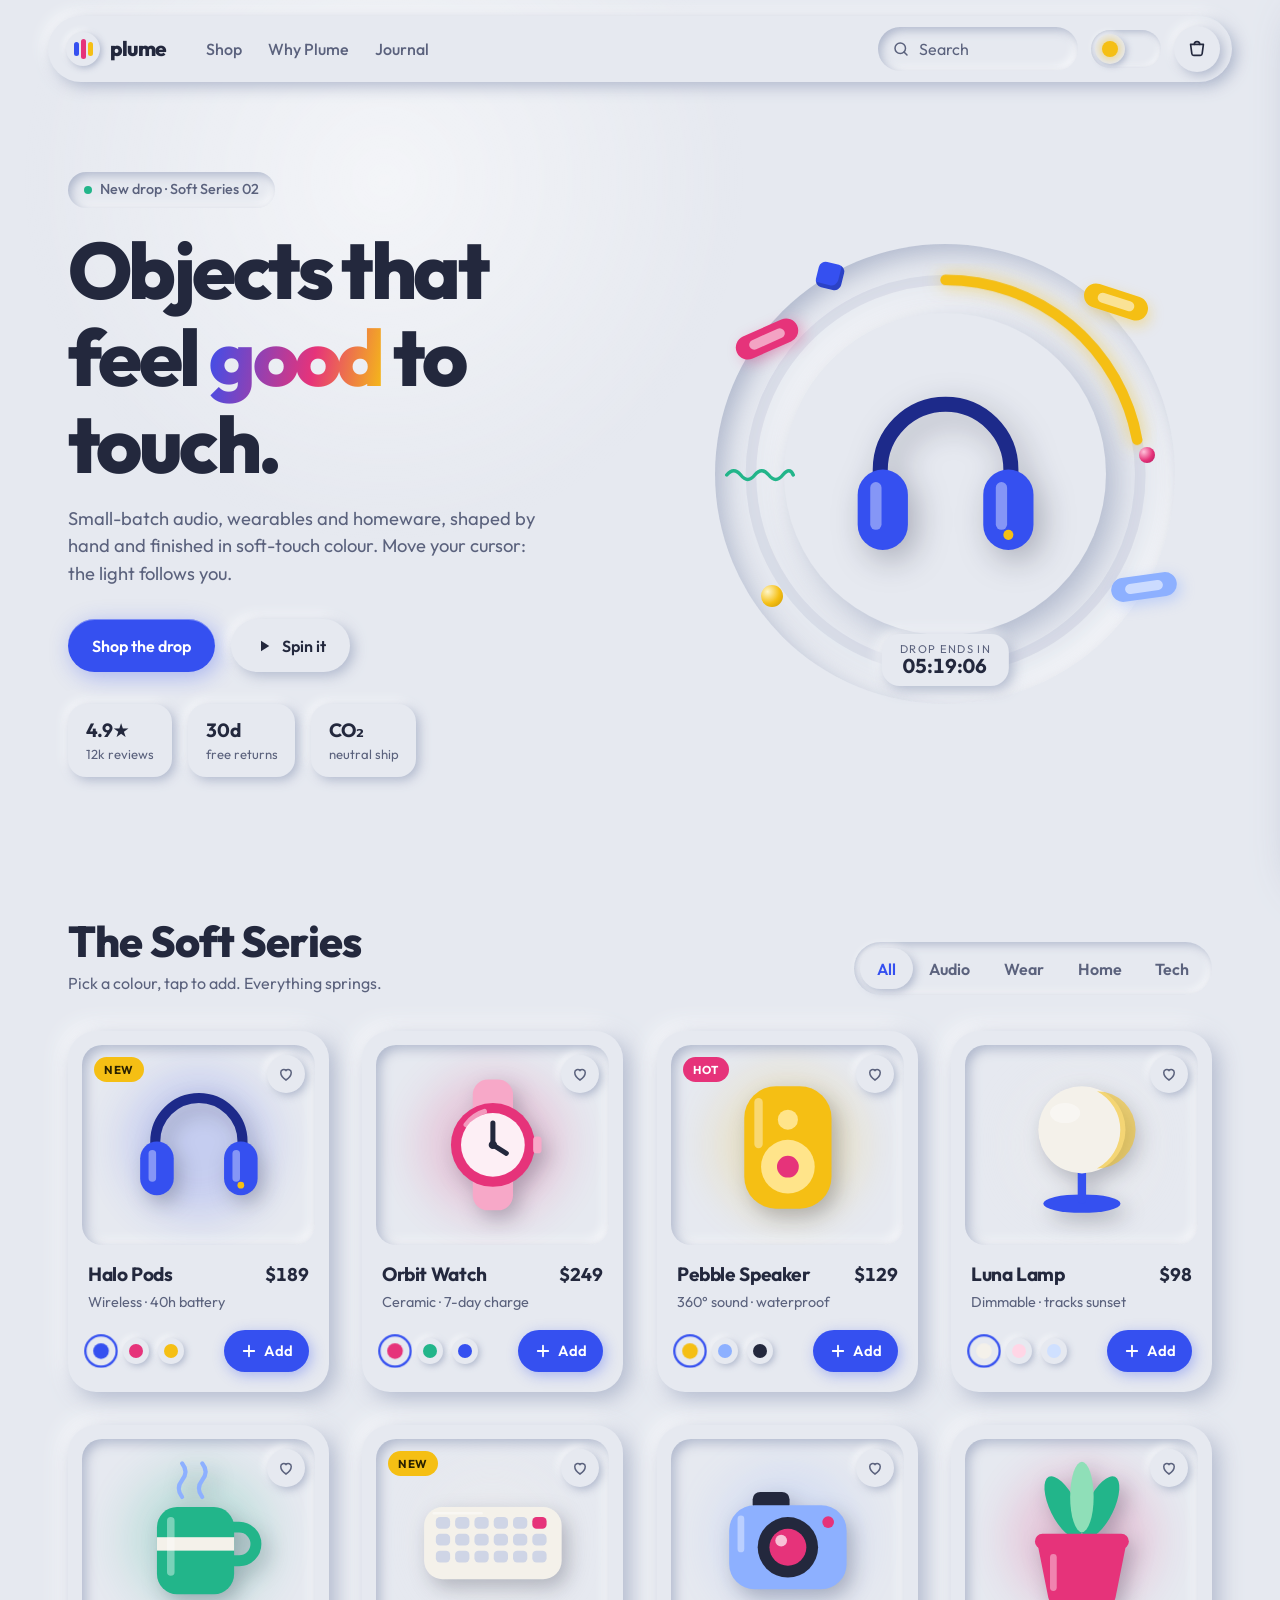
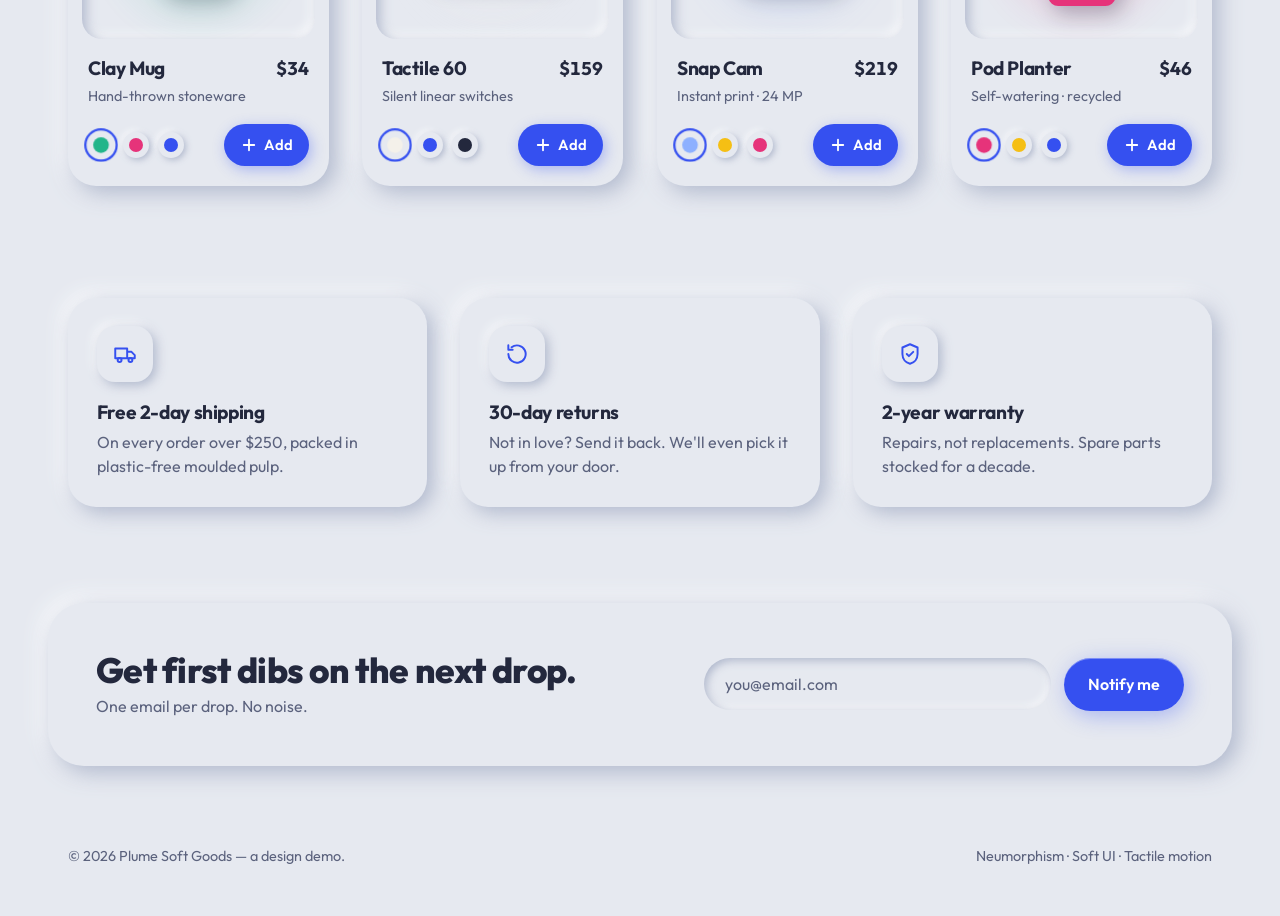
<file: index.html>
<!doctype html>
<html lang="en">
<head>
  <meta charset="utf-8" />
  <meta name="viewport" content="width=device-width, initial-scale=1" />
  <title>Plume — Soft Goods</title>
  <meta name="description" content="Neumorphic / soft-UI ecommerce demo with a cursor-following light source, day/night theme and springy micro-interactions." />
  <link rel="preconnect" href="https://fonts.googleapis.com" />
  <link rel="preconnect" href="https://fonts.gstatic.com" crossorigin />
  <link href="https://fonts.googleapis.com/css2?family=Outfit:wght@400;500;600;700;800&display=swap" rel="stylesheet" />
  <link rel="stylesheet" href="css/style.css" />
  <script>
    // Set theme before paint to avoid a flash. Saved choice > system dark > time of day.
    (function () {
      var t = null;
      try { t = localStorage.getItem('plume-theme'); } catch (e) {}
      if (!t) {
        var h = new Date().getHours();
        var night = h >= 19 || h < 6;
        var sysDark = window.matchMedia && matchMedia('(prefers-color-scheme: dark)').matches;
        t = sysDark || night ? 'dark' : 'light';
      }
      document.documentElement.dataset.theme = t;
      document.documentElement.classList.add('js');
    })();
  </script>
</head>
<body>
  <div class="spotlight" aria-hidden="true"></div>

  <!-- ===== Header ===== -->
  <header class="header">
    <div class="header__bar neu">
      <a href="#" class="logo" aria-label="Plume home">
        <span class="logo__mark neu" aria-hidden="true"><i></i><i></i><i></i></span>
        <span class="logo__word">plume</span>
      </a>

      <nav class="nav" aria-label="Primary">
        <a href="#shop">Shop</a>
        <a href="#features">Why Plume</a>
        <a href="#newsletter">Journal</a>
      </nav>

      <div class="header__actions">
        <label class="search neu-in">
          <svg viewBox="0 0 24 24" aria-hidden="true"><circle cx="11" cy="11" r="7"/><path d="m20 20-4-4"/></svg>
          <input id="search" type="search" placeholder="Search" aria-label="Search products" autocomplete="off" />
        </label>

        <button class="theme-toggle neu-in" id="themeToggle" aria-label="Toggle day / night theme">
          <span class="theme-toggle__knob neu"><span class="sun"></span><span class="moon"></span></span>
        </button>

        <button class="icon-btn neu" id="cartBtn" aria-label="Open cart">
          <svg viewBox="0 0 24 24" aria-hidden="true"><path d="M5 7h14l-1.4 10.2a2 2 0 0 1-2 1.8H8.4a2 2 0 0 1-2-1.8z"/><path d="M9 7a3 3 0 0 1 6 0"/></svg>
          <span class="badge" id="cartCount" aria-live="polite">0</span>
        </button>
      </div>
    </div>
  </header>

  <main>
    <!-- ===== Hero ===== -->
    <section class="hero">
      <div class="hero__copy reveal">
        <span class="eyebrow neu-in"><span class="dot"></span> New drop · Soft Series 02</span>
        <h1>Objects that feel <em>good</em> to touch.</h1>
        <p class="lead">Small-batch audio, wearables and homeware, shaped by hand and finished in soft-touch colour. Move your cursor: the light follows you.</p>
        <div class="hero__cta">
          <a href="#shop" class="btn btn--accent">Shop the drop</a>
          <button class="btn neu" id="spinBtn">
            <svg viewBox="0 0 24 24" aria-hidden="true"><path d="M8 5v14l11-7z"/></svg>
            Spin it
          </button>
        </div>
        <ul class="stats">
          <li class="neu"><b>4.9★</b><span>12k reviews</span></li>
          <li class="neu"><b>30d</b><span>free returns</span></li>
          <li class="neu"><b>CO₂</b><span>neutral ship</span></li>
        </ul>
      </div>

      <div class="hero__stage reveal" style="--i:1">
        <div class="stage neu-in" id="stage">
          <svg class="ring" viewBox="0 0 200 200" aria-hidden="true">
            <circle class="ring__track" cx="100" cy="100" r="92" />
            <circle class="ring__bar" id="ringBar" cx="100" cy="100" r="92" pathLength="100" />
          </svg>
          <div class="stage__disc neu">
            <div class="stage__product" id="heroProduct" data-depth="14"></div>
          </div>
          <div class="countdown neu" data-depth="-10">
            <small>Drop ends in</small>
            <b id="countdown">00:00:00</b>
          </div>

          <!-- floating decoration, parallax via data-depth -->
          <span class="deco pill pill--pink" data-depth="28" style="--x:4%;--y:18%;--r:-24deg"></span>
          <span class="deco pill pill--yellow" data-depth="-22" style="--x:80%;--y:10%;--r:18deg"></span>
          <span class="deco pill pill--sky" data-depth="18" style="--x:86%;--y:72%;--r:-8deg"></span>
          <span class="deco ball ball--yellow" data-depth="34" style="--x:10%;--y:74%"></span>
          <span class="deco ball ball--pink" data-depth="-30" style="--x:92%;--y:44%"></span>
          <span class="deco cube" data-depth="24" style="--x:22%;--y:4%;--r:14deg"></span>
          <svg class="deco squiggle" data-depth="-16" style="--x:2%;--y:48%" viewBox="0 0 80 20" aria-hidden="true"><path d="M2 10q8-10 16 0t16 0 16 0 16 0 12 0"/></svg>
        </div>
      </div>
    </section>

    <!-- ===== Shop ===== -->
    <section class="shop" id="shop">
      <div class="section-head reveal">
        <div>
          <h2>The Soft Series</h2>
          <p class="muted">Pick a colour, tap to add. Everything springs.</p>
        </div>
        <div class="tabs neu-in" role="tablist" aria-label="Filter by category" id="tabs">
          <span class="tabs__indicator neu" aria-hidden="true"></span>
          <button role="tab" aria-selected="true" data-cat="all">All</button>
          <button role="tab" aria-selected="false" data-cat="audio">Audio</button>
          <button role="tab" aria-selected="false" data-cat="wear">Wear</button>
          <button role="tab" aria-selected="false" data-cat="home">Home</button>
          <button role="tab" aria-selected="false" data-cat="tech">Tech</button>
        </div>
      </div>

      <div class="grid" id="grid"></div>
      <p class="empty muted" id="empty" hidden>Nothing matches that — try another word.</p>
      <noscript><p class="muted">Enable JavaScript to browse the products.</p></noscript>
    </section>

    <!-- ===== Features ===== -->
    <section class="features" id="features">
      <article class="feature neu reveal" style="--i:0">
        <span class="feature__icon neu"><svg viewBox="0 0 24 24" aria-hidden="true"><path d="M3 7h11v9H3zM14 10h4l3 3v3h-7"/><circle cx="7" cy="17.5" r="1.8"/><circle cx="17" cy="17.5" r="1.8"/></svg></span>
        <h3>Free 2-day shipping</h3>
        <p class="muted">On every order over $250, packed in plastic-free moulded pulp.</p>
      </article>
      <article class="feature neu reveal" style="--i:1">
        <span class="feature__icon neu"><svg viewBox="0 0 24 24" aria-hidden="true"><path d="M4 12a8 8 0 1 0 3-6.2"/><path d="M4 4v4h4"/></svg></span>
        <h3>30-day returns</h3>
        <p class="muted">Not in love? Send it back. We'll even pick it up from your door.</p>
      </article>
      <article class="feature neu reveal" style="--i:2">
        <span class="feature__icon neu"><svg viewBox="0 0 24 24" aria-hidden="true"><path d="M12 3l7 3v6c0 4.5-3 8-7 9-4-1-7-4.5-7-9V6z"/><path d="m9 12 2 2 4-4"/></svg></span>
        <h3>2-year warranty</h3>
        <p class="muted">Repairs, not replacements. Spare parts stocked for a decade.</p>
      </article>
    </section>

    <!-- ===== Newsletter ===== -->
    <section class="newsletter neu reveal" id="newsletter">
      <div>
        <h2>Get first dibs on the next drop.</h2>
        <p class="muted">One email per drop. No noise.</p>
      </div>
      <form class="newsletter__form" id="newsForm">
        <label class="field neu-in">
          <input type="email" required placeholder="you@email.com" aria-label="Email address" />
        </label>
        <button class="btn btn--accent" type="submit">Notify me</button>
      </form>
    </section>
  </main>

  <footer class="footer">
    <span class="muted">© 2026 Plume Soft Goods — a design demo.</span>
    <span class="muted">Neumorphism · Soft UI · Tactile motion</span>
  </footer>

  <!-- ===== Cart drawer ===== -->
  <div class="scrim" id="scrim" hidden></div>
  <aside class="drawer" id="drawer" aria-label="Shopping cart" aria-hidden="true" tabindex="-1">
    <div class="drawer__head">
      <h2>Your bag</h2>
      <button class="icon-btn neu" id="closeCart" aria-label="Close cart">
        <svg viewBox="0 0 24 24" aria-hidden="true"><path d="M6 6l12 12M18 6 6 18"/></svg>
      </button>
    </div>

    <div class="ship neu-in">
      <p id="shipText">Add $250 more for free shipping</p>
      <div class="ship__track"><span class="ship__bar" id="shipBar"></span></div>
    </div>

    <ul class="cart-list" id="cartList"></ul>
    <p class="cart-empty muted" id="cartEmpty">Your bag is light as a feather.</p>

    <div class="drawer__foot">
      <div class="total"><span>Subtotal</span><b id="subtotal">$0</b></div>
      <button class="btn btn--accent btn--block" id="checkout">Checkout</button>
    </div>
  </aside>

  <div class="toast neu" id="toast" role="status" aria-live="polite"></div>

  <script src="js/main.js"></script>
</body>
</html>
</file>
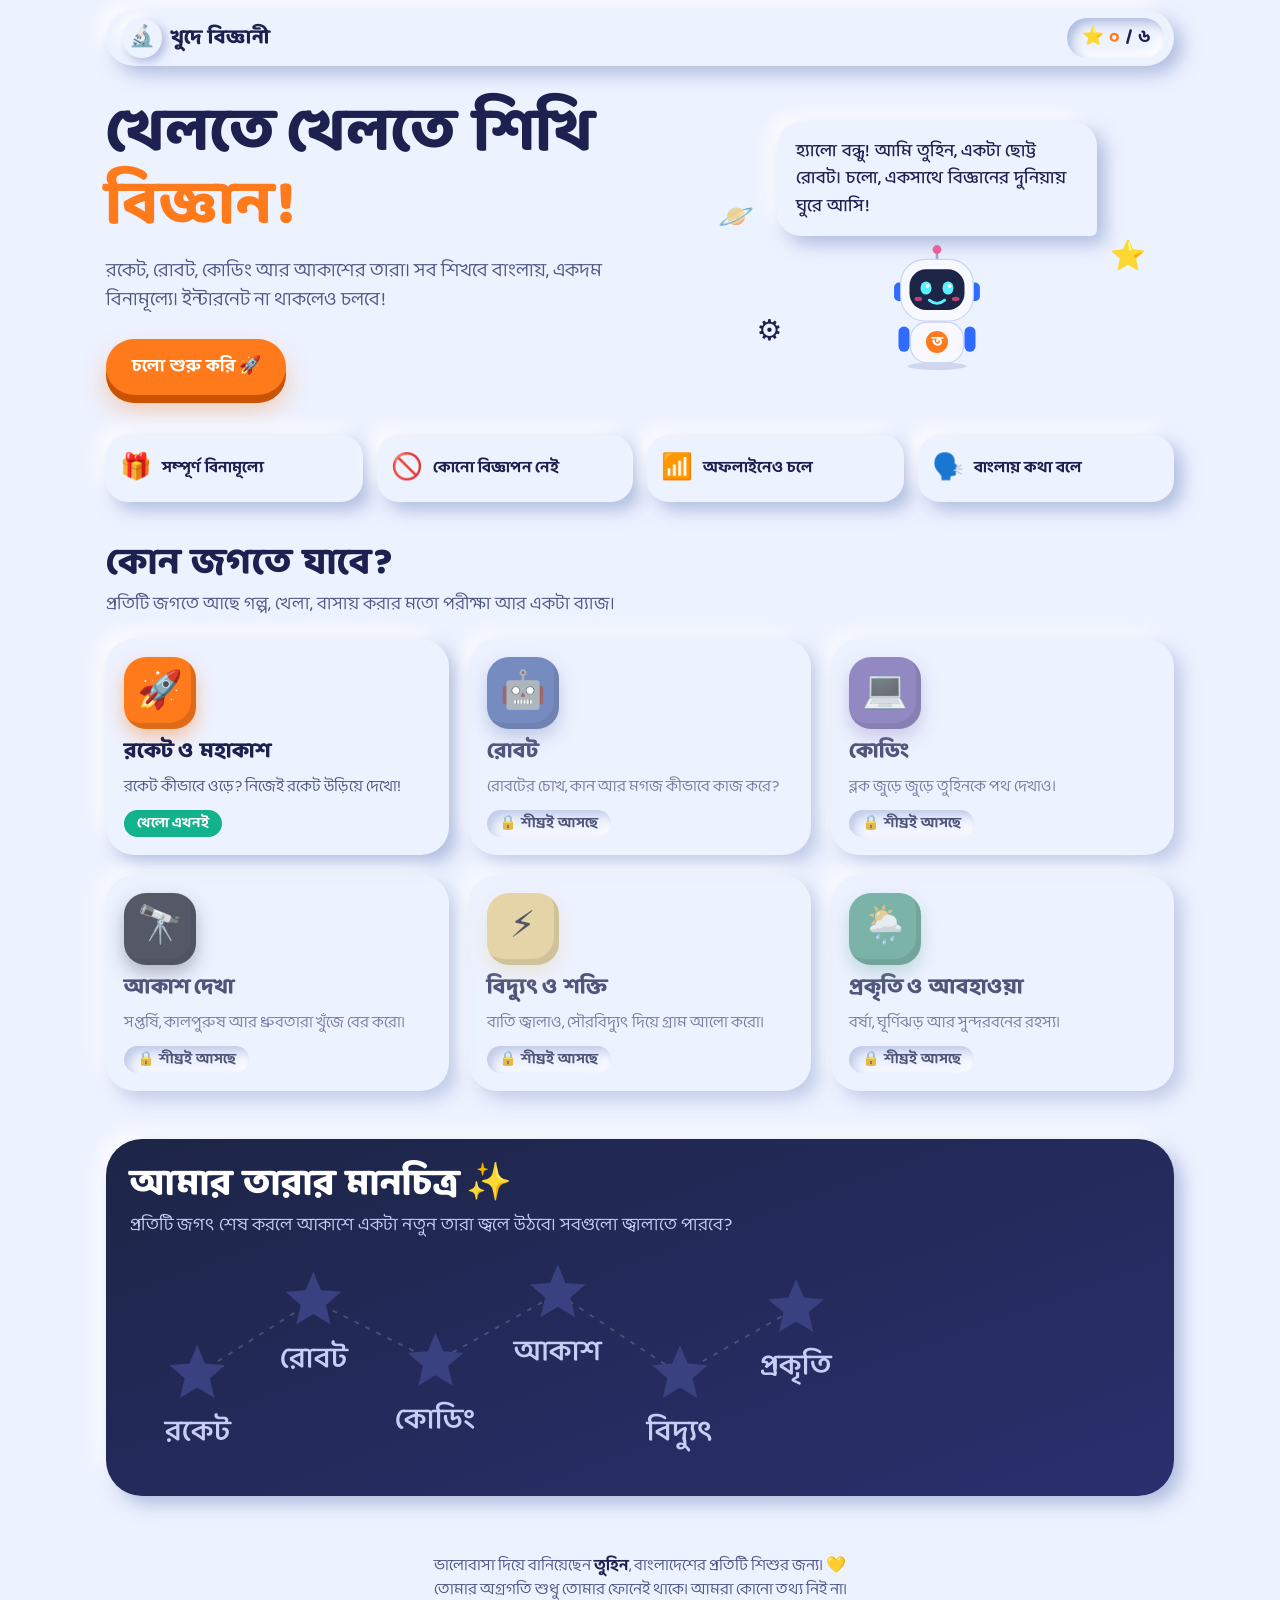
<file: khude-biggani/index.html>
<!doctype html>
<html lang="bn">
<head>
  <meta charset="utf-8" />
  <meta name="viewport" content="width=device-width, initial-scale=1" />
  <title>খুদে বিজ্ঞানী — খেলতে খেলতে বিজ্ঞান</title>
  <meta name="description" content="বাংলায় বিনামূল্যে শিশুদের জন্য বিজ্ঞান: রকেট, রোবট, কোডিং আর আকাশের তারা। ইন্টারনেট ছাড়াও চলে।" />
  <meta name="theme-color" content="#edf2ff" />
  <link rel="manifest" href="manifest.webmanifest" />
  <link rel="icon" href="icons/icon.svg" type="image/svg+xml" />
  <link rel="apple-touch-icon" href="icons/icon-192.png" />
  <link rel="preconnect" href="https://fonts.googleapis.com" />
  <link rel="preconnect" href="https://fonts.gstatic.com" crossorigin />
  <link href="https://fonts.googleapis.com/css2?family=Baloo+Da+2:wght@400;500;600;700;800&display=swap" rel="stylesheet" />
  <link rel="stylesheet" href="css/kb.css" />
</head>
<body>
  <header class="top">
    <div class="wrap">
      <div class="top__bar soft">
        <a href="index.html" class="brand"><span class="brand__icon soft-sm">🔬</span>খুদে বিজ্ঞানী</a>
        <div class="stars soft-in" aria-label="তোমার তারা">⭐ <b id="starCount">০</b>/<span>৬</span></div>
      </div>
    </div>
  </header>

  <main class="wrap">
    <!-- Hero -->
    <section class="hero">
      <div>
        <h1>খেলতে খেলতে শিখি <span>বিজ্ঞান!</span></h1>
        <p class="lead">রকেট, রোবট, কোডিং আর আকাশের তারা। সব শিখবে বাংলায়, একদম বিনামূল্যে। ইন্টারনেট না থাকলেও চলবে!</p>
        <div class="hero__cta">
          <a class="btn btn--go" href="rocket.html">চলো শুরু করি 🚀</a>
          <button class="btn soft voice-btn" id="hearBtn">🔊 তুহিনের কথা শোনো</button>
        </div>
      </div>

      <div class="hero__buddy buddy" style="flex-direction:column;align-items:center">
        <p class="bubble soft" id="heroBubble">হ্যালো বন্ধু! আমি তুহিন, একটা ছোট্ট রোবট। চলো, একসাথে বিজ্ঞানের দুনিয়ায় ঘুরে আসি!</p>
        <div class="tuhin" id="heroTuhin" role="button" tabindex="0" aria-label="তুহিনকে ছুঁয়ে দেখো"></div>
        <span class="orbit-deco" style="left:4%;top:30%">🪐</span>
        <span class="orbit-deco" style="right:6%;top:46%;animation-delay:-2s">⭐</span>
        <span class="orbit-deco" style="left:12%;bottom:6%;animation-delay:-3.5s">⚙️</span>
      </div>
    </section>

    <ul class="promises">
      <li class="soft"><span>🎁</span>সম্পূর্ণ বিনামূল্যে</li>
      <li class="soft"><span>🚫</span>কোনো বিজ্ঞাপন নেই</li>
      <li class="soft"><span>📶</span>অফলাইনেও চলে</li>
      <li class="soft"><span>🗣️</span>বাংলায় কথা বলে</li>
    </ul>

    <!-- Worlds -->
    <section aria-labelledby="worldsTitle">
      <h2 class="sec-title" id="worldsTitle">কোন জগতে যাবে?</h2>
      <p class="muted">প্রতিটি জগতে আছে গল্প, খেলা, বাসায় করার মতো পরীক্ষা আর একটা ব্যাজ।</p>
      <div class="worlds" id="worlds"></div>
    </section>

    <!-- Star map -->
    <section class="starmap" aria-labelledby="smTitle">
      <h2 class="sec-title" id="smTitle">আমার তারার মানচিত্র ✨</h2>
      <p>প্রতিটি জগৎ শেষ করলে আকাশে একটা নতুন তারা জ্বলে উঠবে। সবগুলো জ্বালাতে পারবে?</p>
      <div class="starmap__sky">
        <svg viewBox="0 0 600 180" id="starSvg" aria-hidden="true"></svg>
      </div>
    </section>
  </main>

  <footer class="footer wrap">
    <p>ভালোবাসা দিয়ে বানিয়েছেন <b>তুহিন</b>, বাংলাদেশের প্রতিটি শিশুর জন্য। 💛</p>
    <p>তোমার অগ্রগতি শুধু তোমার ফোনেই থাকে। আমরা কোনো তথ্য নিই না।</p>
  </footer>

  <script src="js/common.js"></script>
  <script src="js/home.js"></script>
</body>
</html>
</file>
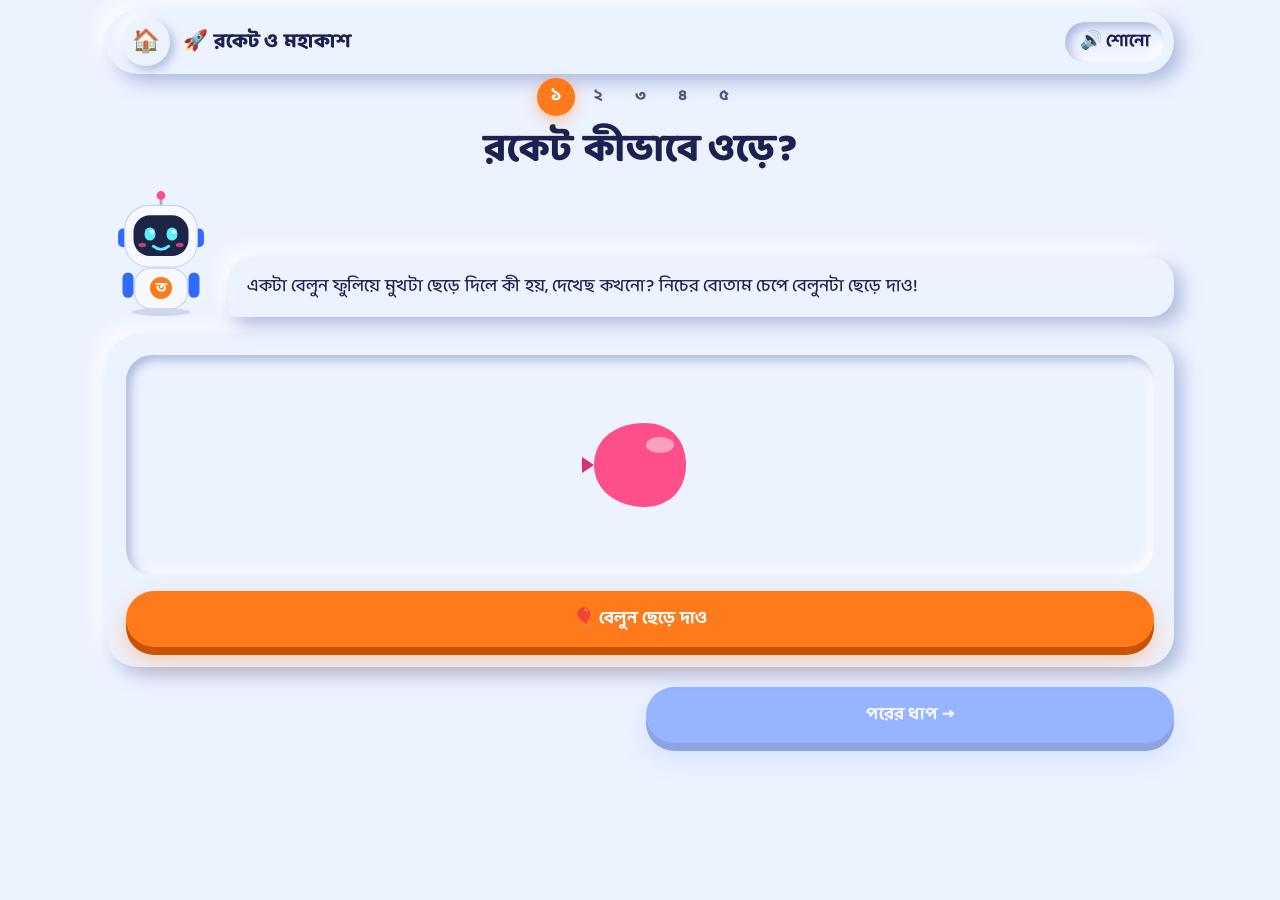
<file: khude-biggani/rocket.html>
<!doctype html>
<html lang="bn">
<head>
  <meta charset="utf-8" />
  <meta name="viewport" content="width=device-width, initial-scale=1" />
  <title>রকেট কীভাবে ওড়ে? — খুদে বিজ্ঞানী</title>
  <meta name="description" content="বেলুন, নিউটনের তৃতীয় সূত্র আর নিজের রকেট উৎক্ষেপণ। বাংলায়, খেলতে খেলতে।" />
  <meta name="theme-color" content="#edf2ff" />
  <link rel="manifest" href="manifest.webmanifest" />
  <link rel="icon" href="icons/icon.svg" type="image/svg+xml" />
  <link rel="preconnect" href="https://fonts.googleapis.com" />
  <link rel="preconnect" href="https://fonts.gstatic.com" crossorigin />
  <link href="https://fonts.googleapis.com/css2?family=Baloo+Da+2:wght@400;500;600;700;800&display=swap" rel="stylesheet" />
  <link rel="stylesheet" href="css/kb.css" />
</head>
<body class="bn-num">
  <header class="top">
    <div class="wrap">
      <div class="top__bar soft">
        <a href="index.html" class="back soft-sm" aria-label="বাড়ি ফিরে যাও">🏠</a>
        <span class="brand">🚀 রকেট ও মহাকাশ</span>
        <button class="stars soft-in voice-btn" id="speakBtn" aria-label="তুহিনের কথা শোনো">🔊 শোনো</button>
      </div>
      <nav class="steps" id="steps" aria-label="ধাপ">
        <i class="on">১</i><i>২</i><i>৩</i><i>৪</i><i>৫</i>
      </nav>
    </div>
  </header>

  <main class="wrap">
    <h1 class="lesson-title">রকেট কীভাবে ওড়ে?</h1>

    <div class="buddy">
      <div class="tuhin" id="tuhin" aria-hidden="true"></div>
      <p class="bubble soft" id="bubble" aria-live="polite"></p>
    </div>

    <!-- ১. গল্প -->
    <section class="step active" data-step="0" data-say="একটা বেলুন ফুলিয়ে মুখটা ছেড়ে দিলে কী হয়, দেখেছ কখনো? নিচের বোতাম চেপে বেলুনটা ছেড়ে দাও!">
      <div class="panel soft">
        <div class="balloon-stage soft-in" id="balloonStage">
          <svg class="balloon" id="balloon" viewBox="0 0 120 120" aria-hidden="true">
            <path d="M14 60c0-26 22-42 50-42s42 18 42 42-16 42-42 42S14 86 14 60z" fill="#ff4f8b"/>
            <path d="M14 60l-12-8v16z" fill="#d6336e"/>
            <ellipse cx="80" cy="40" rx="14" ry="8" fill="#fff" opacity=".45"/>
          </svg>
          <span class="puff" style="left:40%;top:46%;--dy:-30px"></span>
          <span class="puff" style="left:40%;top:50%;--dy:10px;animation-delay:.1s"></span>
          <span class="puff" style="left:40%;top:54%;--dy:40px;animation-delay:.2s"></span>
          <div class="balloon-arrows"><span>⬅️ বাতাস যায় পেছনে</span><span>বেলুন যায় সামনে ➡️</span></div>
        </div>
        <div class="step-nav" style="margin:16px 0 0">
          <button class="btn btn--go" id="fireBalloon">🎈 বেলুন ছেড়ে দাও</button>
        </div>
        <div class="fact soft-in" id="fact1" hidden>
          <p><b>নিউটনের তৃতীয় সূত্র:</b> প্রতিটি ক্রিয়ারই একটা সমান ও বিপরীত প্রতিক্রিয়া আছে।</p>
          <p style="margin-top:8px">রকেটের ইঞ্জিন প্রচণ্ড জোরে গরম গ্যাস <b>নিচে</b> ঠেলে দেয়, তাই রকেট ছোটে <b>ওপরে</b>। এই ধাক্কার নাম <b>থ্রাস্ট</b>, মানে ঠেলা বল।</p>
        </div>
      </div>
    </section>

    <!-- ২. সিমুলেটর -->
    <section class="step" data-step="1" data-say="এবার তোমার পালা! জ্বালানি আর মালপত্রের ওজন ঠিক করো, তারপর উৎক্ষেপণ করো। দেখো তো মহাকাশে পৌঁছাতে পারো কিনা!">
      <div class="sim">
        <div class="sky" id="sky">
          <div class="sky__night" id="night"></div>
          <div class="sky__stars" id="starsBg"></div>
          <div class="world-layer" id="worldLayer"></div>
          <div class="rocket" id="rocket">
            <svg viewBox="0 0 56 130" aria-hidden="true">
              <g class="flame">
                <path d="M16 96q12 40 24 0z" fill="#ffc93c"/>
                <path d="M21 96q7 24 14 0z" fill="#fff3c4"/>
              </g>
              <path d="M8 74l-8 22h16zM48 74l8 22H40z" fill="#ff4f8b"/>
              <path d="M28 0C10 18 10 50 12 96h32c2-46 2-78-16-96z" fill="#f7f9ff" stroke="#c9d3f2" stroke-width="2"/>
              <path d="M28 0c-8 8-12 16-14 26h28C40 16 36 8 28 0z" fill="#ff7a1a"/>
              <circle cx="28" cy="48" r="9" fill="#2f6bff" stroke="#fff" stroke-width="3"/>
              <rect x="24" y="66" width="8" height="26" rx="4" fill="#ff4f8b"/>
            </svg>
          </div>
          <div class="altimeter" id="alt">০ কিমি</div>
          <div class="countdown-big" id="cd"></div>
        </div>

        <div class="controls">
          <div class="ctrl soft">
            <label for="fuel">⛽ জ্বালানি <output id="fuelOut">৬</output></label>
            <input type="range" id="fuel" min="1" max="10" value="6" />
          </div>
          <div class="ctrl soft">
            <label for="load">📦 মালপত্রের ওজন <output id="loadOut">৪ কেজি</output></label>
            <input type="range" id="load" min="0" max="12" value="4" />
          </div>
          <div class="forces soft-in">
            <div class="force force--up"><span>⬆️ ঠেলা বল</span><div class="force__bar"><span id="thrustBar"></span></div></div>
            <div class="force force--down"><span>⬇️ ওজন</span><div class="force__bar"><span id="weightBar"></span></div></div>
            <p class="verdict" id="verdict"></p>
          </div>
          <button class="btn btn--go" id="launch">🚀 উৎক্ষেপণ!</button>
          <ul class="missions" id="missions">
            <li class="soft-sm" data-m="lift">মাটি ছেড়ে ওড়ো</li>
            <li class="soft-sm" data-m="cloud">মেঘের ওপরে যাও (১০ কিমি)</li>
            <li class="soft-sm" data-m="space">মহাকাশে পৌঁছাও (১০০ কিমি)</li>
          </ul>
        </div>
      </div>
    </section>

    <!-- ৩. বাসায় করে দেখো -->
    <section class="step" data-step="2" data-say="এবার বাসায় নিজের হাতে একটা বেলুন রকেট বানাও! খরচ প্রায় নেই বললেই চলে, ঘরে যা আছে তা দিয়েই হবে।">
      <div class="panel soft">
        <h2 class="sec-title">বেলুন রকেট বানাও! 🎈</h2>
        <p class="muted">যা যা লাগবে:</p>
        <ul class="materials">
          <li class="soft-sm"><span>🎈</span>একটা বেলুন</li>
          <li class="soft-sm"><span>🧵</span>লম্বা সুতা (৩–৪ মিটার)</li>
          <li class="soft-sm"><span>🥤</span>একটা স্ট্র</li>
          <li class="soft-sm"><span>🩹</span>স্কচটেপ</li>
        </ul>
        <ol class="howto">
          <li class="soft-in">সুতাটা স্ট্রর ভেতর দিয়ে ঢুকিয়ে দাও।</li>
          <li class="soft-in">সুতার দুই মাথা ঘরের দুই পাশে চেয়ার বা জানালার গ্রিলে টানটান করে বাঁধো।</li>
          <li class="soft-in">বেলুন ফুলিয়ে মুখটা আঙুল দিয়ে চেপে ধরো। এখনই ছেড়ো না!</li>
          <li class="soft-in">টেপ দিয়ে বেলুনটা স্ট্রর গায়ে লাগিয়ে দাও।</li>
          <li class="soft-in">এবার ছেড়ে দাও, আর দেখো তোমার রকেট কেমন সাঁই করে ছোটে! 🚀</li>
        </ol>
        <p class="fact soft-in"><b>চ্যালেঞ্জ:</b> বেলুন কম ফোলালে কী হয়? দুটো বেলুন লাগালে রকেট কি আরও জোরে ছোটে?</p>
        <p class="safety" style="margin-top:14px">⚠️ কাজটা বাবা-মা, ভাই-বোন বা বড় কারো সাথে মিলে করো।</p>
        <label class="tried soft-sm"><input type="checkbox" id="tried" /> আমি করে দেখেছি! ✅</label>
      </div>
    </section>

    <!-- ৪. কুইজ -->
    <section class="step" data-step="3" data-say="ছোট্ট একটা কুইজ! তিনটা প্রশ্ন। ভুল হলে ভয় নেই, আবার চেষ্টা করো।">
      <div id="quiz"></div>
    </section>

    <!-- ৫. ব্যাজ -->
    <section class="step" data-step="4" data-say="অভিনন্দন! তুমি এখন একজন খুদে রকেট বিজ্ঞানী! তোমার তারার মানচিত্রে একটা নতুন তারা জ্বলে উঠেছে।">
      <div class="badge-wrap">
        <svg class="medal" viewBox="0 0 200 220" aria-hidden="true">
          <path d="M60 0h30l20 70H80zM140 0h-30L90 70h30z" fill="#2f6bff"/>
          <path d="M75 0h10l20 70h-10zM125 0h-10L95 70h10z" fill="#ff4f8b"/>
          <circle cx="100" cy="135" r="78" fill="#ffc93c"/>
          <circle cx="100" cy="135" r="62" fill="#ffdb6e" stroke="#e8a800" stroke-width="4" stroke-dasharray="6 6"/>
          <g transform="translate(100 135) rotate(35) translate(-14 -40) scale(.5)">
            <path d="M28 0C10 18 10 50 12 96h32c2-46 2-78-16-96z" fill="#f7f9ff"/>
            <path d="M28 0c-8 8-12 16-14 26h28C40 16 36 8 28 0z" fill="#ff7a1a"/>
            <circle cx="28" cy="48" r="9" fill="#2f6bff"/>
            <path d="M8 74l-8 22h16zM48 74l8 22H40z" fill="#ff4f8b"/>
            <path d="M16 96q12 40 24 0z" fill="#ff7a1a"/>
          </g>
        </svg>
        <h2>খুদে রকেট বিজ্ঞানী 🏅</h2>
        <p class="muted">তুমি শিখলে: নিউটনের তৃতীয় সূত্র, ঠেলা বল বনাম ওজন, আর মহাকাশ কোথায় শুরু।</p>
      </div>
      <div class="step-nav">
        <a class="btn btn--blue" href="index.html">🏠 বাড়ি ফিরে যাও</a>
        <button class="btn soft" id="again">🔁 আবার খেলো</button>
      </div>
    </section>

    <div class="step-nav" id="nav">
      <button class="btn soft" id="prev">← আগের ধাপ</button>
      <button class="btn btn--blue" id="next">পরের ধাপ →</button>
    </div>
  </main>

  <script src="js/common.js"></script>
  <script src="js/rocket.js"></script>
</body>
</html>
</file>
<file: css/style.css>
/* =========================================================
   Plume — Neumorphic / Soft UI ecommerce demo
   Light source is dynamic: JS writes --sx / --sy (-1..1),
   which steer every shadow on the page.
   ========================================================= */

:root {
  --bg: #e6e9f0;
  --surface: #e6e9f0;
  --text: #23283d;
  --muted: #5b627d;
  --accent: #3550f0;
  --accent-ink: #ffffff;
  --accent-glow: rgba(53, 80, 240, .35);
  --pink: #e6337a;
  --yellow: #f5bf14;
  --sky: #8db0ff;
  --mint: #22b58a;
  --shadow-dark: rgba(158, 167, 192, .8);
  --shadow-light: rgba(255, 255, 255, .95);
  --spot: rgba(255, 255, 255, .55);

  /* light direction (set by JS) and spotlight position */
  --sx: .6;
  --sy: .6;
  --mx: 30%;
  --my: 20%;

  --radius: 28px;
  --spring: cubic-bezier(.34, 1.56, .64, 1);
  --ease: cubic-bezier(.22, 1, .36, 1);
  color-scheme: light;
}

:root[data-theme="dark"] {
  --bg: #1b2142;
  --surface: #1e2549;
  --text: #ebeefb;
  --muted: #a6aed3;
  --accent: #7d92ff;
  --accent-ink: #0c1130;
  --accent-glow: rgba(125, 146, 255, .35);
  --shadow-dark: rgba(7, 10, 28, .75);
  --shadow-light: rgba(60, 72, 128, .5);
  --spot: rgba(125, 146, 255, .14);
  color-scheme: dark;
}

* { box-sizing: border-box; }
html { scroll-behavior: smooth; }
body {
  margin: 0;
  font-family: "Outfit", system-ui, -apple-system, "Segoe UI", sans-serif;
  background: var(--bg);
  color: var(--text);
  line-height: 1.5;
  overflow-x: hidden;
  transition: background-color .5s var(--ease), color .5s var(--ease);
  -webkit-font-smoothing: antialiased;
}
h1, h2, h3 { line-height: 1.1; margin: 0; letter-spacing: -.02em; }
p { margin: 0; }
a { color: inherit; text-decoration: none; }
button { font: inherit; color: inherit; border: 0; background: none; cursor: pointer; }
svg { display: block; }
.muted { color: var(--muted); }

:focus-visible { outline: 3px solid var(--accent); outline-offset: 3px; border-radius: 12px; }

/* cursor-following glow */
.spotlight {
  position: fixed;
  inset: 0;
  pointer-events: none;
  z-index: 0;
  background: radial-gradient(600px circle at var(--mx) var(--my), var(--spot), transparent 60%);
}

/* ---------- Neumorphic primitives ---------- */
.neu, .neu-in { background: var(--surface); }
.neu {
  --d: 8px;
  box-shadow:
    calc(var(--sx) * var(--d)) calc(var(--sy) * var(--d)) calc(var(--d) * 2.2) var(--shadow-dark),
    calc(var(--sx) * var(--d) * -1) calc(var(--sy) * var(--d) * -1) calc(var(--d) * 2.2) var(--shadow-light);
}
.neu-in {
  --d: 5px;
  box-shadow:
    inset calc(var(--sx) * var(--d)) calc(var(--sy) * var(--d)) calc(var(--d) * 2) var(--shadow-dark),
    inset calc(var(--sx) * var(--d) * -1) calc(var(--sy) * var(--d) * -1) calc(var(--d) * 2) var(--shadow-light);
}

/* buttons */
.btn {
  --d: 6px;
  display: inline-flex;
  align-items: center;
  gap: .55rem;
  padding: .9rem 1.5rem;
  border-radius: 999px;
  font-weight: 600;
  transition: transform .35s var(--spring), box-shadow .2s;
}
.btn svg { width: 18px; height: 18px; fill: currentColor; }
.btn:hover { transform: translateY(-2px); }
.btn:active { transform: scale(.96); }
.btn.neu:active {
  box-shadow:
    inset calc(var(--sx) * 4px) calc(var(--sy) * 4px) 8px var(--shadow-dark),
    inset calc(var(--sx) * -4px) calc(var(--sy) * -4px) 8px var(--shadow-light);
}
/* actions that matter get a SOLID accent — never low-contrast soft UI */
.btn--accent {
  background: var(--accent);
  color: var(--accent-ink);
  box-shadow:
    calc(var(--sx) * 6px) calc(var(--sy) * 8px) 22px var(--accent-glow),
    inset 0 1px 0 rgba(255, 255, 255, .35);
}
.btn--block { width: 100%; justify-content: center; }

.icon-btn {
  --d: 5px;
  position: relative;
  width: 46px;
  height: 46px;
  border-radius: 50%;
  display: grid;
  place-items: center;
  transition: transform .35s var(--spring);
}
.icon-btn svg { width: 22px; height: 22px; fill: none; stroke: currentColor; stroke-width: 1.8; stroke-linecap: round; stroke-linejoin: round; }
.icon-btn:active { transform: scale(.9); }

/* ---------- Header ---------- */
.header {
  position: sticky;
  top: 0;
  z-index: 20;
  padding: 16px clamp(16px, 4vw, 48px) 0;
}
.header__bar {
  --d: 7px;
  max-width: 1240px;
  margin: 0 auto;
  display: flex;
  align-items: center;
  gap: 1rem;
  padding: 10px 12px 10px 18px;
  border-radius: 999px;
}
.logo { display: flex; align-items: center; gap: .6rem; font-weight: 800; font-size: 1.3rem; letter-spacing: -.03em; }
.logo__mark {
  --d: 3px;
  width: 34px; height: 34px; border-radius: 50%;
  display: flex; align-items: center; justify-content: center; gap: 2px;
}
.logo__mark i { width: 5px; height: 14px; border-radius: 4px; background: var(--accent); }
.logo__mark i:nth-child(2) { height: 20px; background: var(--pink); }
.logo__mark i:nth-child(3) { background: var(--yellow); }

.nav { display: flex; gap: 1.6rem; margin-left: 1.5rem; font-weight: 500; color: var(--muted); }
.nav a { transition: color .2s; }
.nav a:hover { color: var(--text); }

.header__actions { margin-left: auto; display: flex; align-items: center; gap: .8rem; }

.search {
  display: flex; align-items: center; gap: .4rem;
  height: 44px; padding: 0 14px; border-radius: 999px; width: 200px;
}
.search svg { width: 18px; height: 18px; fill: none; stroke: var(--muted); stroke-width: 2; stroke-linecap: round; flex: none; }
.search input { border: 0; background: none; outline: none; font: inherit; color: var(--text); width: 100%; }
.search input::placeholder { color: var(--muted); }

/* sun / moon switch */
.theme-toggle {
  --d: 3px;
  width: 70px; height: 38px; border-radius: 999px; padding: 4px; position: relative;
}
.theme-toggle__knob {
  --d: 3px;
  position: absolute; top: 4px; left: 4px;
  width: 30px; height: 30px; border-radius: 50%;
  transition: transform .55s var(--spring);
  overflow: hidden;
}
[data-theme="dark"] .theme-toggle__knob { transform: translateX(32px) rotate(-200deg); }
.theme-toggle .sun, .theme-toggle .moon {
  position: absolute; inset: 7px; border-radius: 50%; transition: opacity .3s, transform .5s var(--spring);
}
.theme-toggle .sun { background: var(--yellow); box-shadow: 0 0 10px 2px rgba(245, 191, 20, .55); }
.theme-toggle .moon { background: #f2f4ff; opacity: 0; transform: scale(.4); }
.theme-toggle .moon::after { content: ""; position: absolute; inset: -3px -6px 3px 6px; border-radius: 50%; background: var(--surface); }
[data-theme="dark"] .theme-toggle .sun { opacity: 0; transform: scale(.4); }
[data-theme="dark"] .theme-toggle .moon { opacity: 1; transform: none; }

.badge {
  position: absolute; top: -4px; right: -4px;
  min-width: 20px; height: 20px; padding: 0 5px; border-radius: 999px;
  background: var(--pink); color: #fff; font-size: .72rem; font-weight: 700;
  display: grid; place-items: center;
  transform: scale(0); transition: transform .4s var(--spring);
}
.badge.has { transform: scale(1); }

/* ---------- Layout ---------- */
main { position: relative; z-index: 1; overflow-x: clip; }
#shop, #features, #newsletter { scroll-margin-top: 100px; }
section { padding-inline: clamp(16px, 4vw, 48px); }
.hero, .shop, .features, .newsletter, .footer { max-width: 1240px; margin-inline: auto; }

/* ---------- Hero ---------- */
.hero {
  display: grid;
  grid-template-columns: 1.05fr 1fr;
  align-items: center;
  gap: clamp(24px, 4vw, 64px);
  padding-top: clamp(40px, 7vw, 90px);
  padding-bottom: clamp(40px, 6vw, 80px);
}
.eyebrow {
  display: inline-flex; align-items: center; gap: .5rem;
  padding: .45rem 1rem; border-radius: 999px; font-size: .9rem; font-weight: 500; color: var(--muted);
}
.eyebrow .dot { width: 8px; height: 8px; border-radius: 50%; background: var(--mint); box-shadow: 0 0 0 0 var(--mint); animation: ping 2s infinite; }
@keyframes ping { 70% { box-shadow: 0 0 0 8px transparent; } 100% { box-shadow: 0 0 0 0 transparent; } }

.hero h1 {
  font-size: clamp(2.6rem, 6.2vw, 5rem);
  font-weight: 800;
  margin: 1.2rem 0 1rem;
  letter-spacing: -.045em;
}
.hero h1 em {
  font-style: normal;
  background: linear-gradient(100deg, var(--accent), var(--pink) 60%, var(--yellow));
  -webkit-background-clip: text; background-clip: text; color: transparent;
}
.lead { font-size: 1.15rem; color: var(--muted); max-width: 30rem; }
.hero__cta { display: flex; flex-wrap: wrap; gap: 1rem; margin: 2rem 0; }

.stats { list-style: none; padding: 0; margin: 0; display: flex; flex-wrap: wrap; gap: 1rem; }
.stats li { --d: 5px; padding: .75rem 1.1rem; border-radius: 18px; display: flex; flex-direction: column; min-width: 104px; }
.stats b { font-size: 1.2rem; }
.stats span { font-size: .82rem; color: var(--muted); }

.hero__stage { display: grid; place-items: center; }
.stage {
  --d: 12px;
  position: relative;
  width: min(460px, 86vw);
  aspect-ratio: 1;
  border-radius: 50%;
  display: grid;
  place-items: center;
}
.ring { position: absolute; inset: 4%; width: 92%; height: 92%; transform: rotate(-90deg); }
.ring circle { fill: none; stroke-width: 5; stroke-linecap: round; }
.ring__track { stroke: var(--shadow-dark); opacity: .25; }
.ring__bar { stroke: var(--yellow); stroke-dasharray: 100 100; transition: stroke-dashoffset 1s linear; filter: drop-shadow(0 0 4px rgba(245, 191, 20, .6)); }

.stage__disc {
  --d: 14px;
  width: 70%; aspect-ratio: 1; border-radius: 50%;
  display: grid; place-items: center;
}
.stage__product { width: 78%; animation: float 6s ease-in-out infinite; }
.stage__product svg { width: 100%; height: auto; filter: drop-shadow(calc(var(--sx) * 14px) calc(var(--sy) * 18px) 16px rgba(10, 14, 40, .28)); }
.stage__product.spin svg { animation: spin 1.1s var(--spring); }
@keyframes spin { from { transform: rotateY(0); } to { transform: rotateY(360deg); } }

.countdown {
  --d: 6px;
  position: absolute; bottom: 4%; left: 50%; translate: -50% 0;
  padding: .55rem 1.1rem; border-radius: 18px; text-align: center; line-height: 1.1;
}
.countdown small { display: block; font-size: .7rem; color: var(--muted); text-transform: uppercase; letter-spacing: .12em; }
.countdown b { font-variant-numeric: tabular-nums; font-size: 1.25rem; }

/* floating decorations */
.deco { position: absolute; left: var(--x); top: var(--y); pointer-events: none; }
.deco > * { pointer-events: none; }
.pill { width: 66px; height: 24px; border-radius: 999px; rotate: var(--r); animation: bob 5s ease-in-out infinite; }
.pill::after { content: ""; position: absolute; inset: 7px 14px; border-radius: 999px; background: rgba(255, 255, 255, .55); }
.pill--pink { background: var(--pink); box-shadow: calc(var(--sx) * 6px) calc(var(--sy) * 8px) 14px rgba(230, 51, 122, .35); }
.pill--yellow { background: var(--yellow); box-shadow: calc(var(--sx) * 6px) calc(var(--sy) * 8px) 14px rgba(245, 191, 20, .35); animation-delay: -1.5s; }
.pill--sky { background: var(--sky); box-shadow: calc(var(--sx) * 6px) calc(var(--sy) * 8px) 14px rgba(141, 176, 255, .45); animation-delay: -3s; }
.ball { width: 22px; height: 22px; border-radius: 50%; animation: bob 4s ease-in-out infinite; }
.ball--yellow { background: radial-gradient(circle at 30% 30%, #fff6c8, var(--yellow) 55%, #c99500); animation-delay: -2s; }
.ball--pink { background: radial-gradient(circle at 30% 30%, #ffc2da, var(--pink) 55%, #a8175a); width: 16px; height: 16px; }
.cube { width: 26px; height: 26px; border-radius: 7px; background: var(--accent); rotate: var(--r); animation: bob 6s ease-in-out infinite; box-shadow: inset -4px -4px 0 rgba(0, 0, 0, .18); }
.squiggle { width: 70px; height: 20px; fill: none; stroke: var(--mint); stroke-width: 4; stroke-linecap: round; }

@keyframes float { 50% { transform: translateY(-14px); } }
@keyframes bob { 50% { transform: translateY(-10px) rotate(6deg); } }

/* ---------- Shop ---------- */
.shop { padding-block: clamp(32px, 5vw, 64px); }
.section-head { display: flex; align-items: end; justify-content: space-between; flex-wrap: wrap; gap: 1.5rem; margin-bottom: 2.2rem; }
.section-head h2 { font-size: clamp(1.9rem, 3.5vw, 2.7rem); font-weight: 800; }
.section-head p { margin-top: .4rem; }

.tabs { --d: 4px; position: relative; display: flex; padding: 6px; border-radius: 999px; }
.tabs button { position: relative; z-index: 1; padding: .55rem 1.05rem; border-radius: 999px; font-weight: 600; color: var(--muted); transition: color .3s; }
.tabs button[aria-selected="true"] { color: var(--accent); }
.tabs__indicator {
  --d: 4px;
  position: absolute; top: 6px; bottom: 6px; left: 0; width: 0; border-radius: 999px;
  transition: transform .55s var(--spring), width .45s var(--spring);
}

.grid {
  display: grid;
  grid-template-columns: repeat(auto-fill, minmax(250px, 1fr));
  gap: clamp(20px, 2.6vw, 34px);
}
.empty { text-align: center; padding: 3rem 0; }

.card {
  --d: 10px;
  --rx: 0deg; --ry: 0deg;
  border-radius: var(--radius);
  padding: 14px;
  transform: perspective(900px) rotateX(var(--rx)) rotateY(var(--ry));
  transition: transform .5s var(--ease);
  transform-style: preserve-3d;
}
.card.tilting { transition: transform .12s linear; }

.well {
  --d: 6px;
  position: relative;
  aspect-ratio: 1 / .86;
  border-radius: calc(var(--radius) - 8px);
  display: grid; place-items: center;
  overflow: hidden;
}
.well__blob {
  position: absolute; width: 62%; aspect-ratio: 1; border-radius: 50%;
  background: var(--c1); opacity: .18; filter: blur(22px);
  transition: background .5s;
}
.well__product {
  width: 72%;
  transform: translateZ(40px) translate(var(--px, 0), var(--py, 0));
  transition: transform .5s var(--spring);
}
.well__product svg { width: 100%; height: auto; filter: drop-shadow(calc(var(--sx) * 10px) calc(var(--sy) * 14px) 10px rgba(10, 14, 40, .25)); }
.card:hover .well__product { transform: translateZ(40px) translate(var(--px, 0), var(--py, 0)) scale(1.07) translateY(-6px); }
.card svg * { transition: fill .5s var(--ease), stroke .5s var(--ease); }

.tag {
  position: absolute; top: 12px; left: 12px; padding: .25rem .65rem; border-radius: 999px;
  font-size: .72rem; font-weight: 700; letter-spacing: .04em; text-transform: uppercase;
  background: var(--yellow); color: #2a2100;
}
.tag--pink { background: var(--pink); color: #fff; }

.fav {
  --d: 4px;
  position: absolute; top: 10px; right: 10px; width: 38px; height: 38px; border-radius: 50%;
  display: grid; place-items: center; transition: transform .4s var(--spring);
}
.fav svg { width: 18px; height: 18px; fill: none; stroke: var(--muted); stroke-width: 2; transition: fill .3s, stroke .3s; }
.fav[aria-pressed="true"] svg { fill: var(--pink); stroke: var(--pink); }
.fav:active { transform: scale(.85); }

.info { padding: 16px 6px 6px; }
.info__top { display: flex; justify-content: space-between; align-items: baseline; gap: .5rem; }
.info h3 { font-size: 1.2rem; font-weight: 700; }
.price { font-weight: 700; font-size: 1.15rem; font-variant-numeric: tabular-nums; }
.info p { font-size: .9rem; margin-top: .2rem; }
.info__row { display: flex; align-items: center; justify-content: space-between; margin-top: 1rem; gap: .5rem; }

.swatches { display: flex; gap: .55rem; }
.swatch {
  --d: 3px;
  width: 26px; height: 26px; border-radius: 50%;
  display: grid; place-items: center; transition: transform .35s var(--spring);
}
.swatch::after { content: ""; width: 14px; height: 14px; border-radius: 50%; background: var(--sw); transition: transform .35s var(--spring); }
.swatch[aria-pressed="true"] { transform: scale(1.12); box-shadow: 0 0 0 2px var(--accent); }
.swatch:hover::after { transform: scale(1.15); }

.add {
  --d: 5px;
  display: inline-flex; align-items: center; gap: .4rem;
  height: 42px; padding: 0 1rem; border-radius: 999px;
  background: var(--accent); color: var(--accent-ink); font-weight: 600; font-size: .92rem;
  box-shadow: calc(var(--sx) * 4px) calc(var(--sy) * 6px) 14px var(--accent-glow);
  transition: transform .35s var(--spring), background .3s;
}
.add svg { width: 18px; height: 18px; fill: none; stroke: currentColor; stroke-width: 2.4; stroke-linecap: round; }
.add.done { background: var(--mint); color: #04251a; }

/* ---------- Features ---------- */
.features {
  display: grid; grid-template-columns: repeat(3, 1fr); gap: clamp(20px, 2.6vw, 34px);
  padding-block: clamp(24px, 4vw, 48px);
}
.feature { --d: 9px; border-radius: var(--radius); padding: 1.8rem; }
.feature__icon { --d: 5px; width: 56px; height: 56px; border-radius: 18px; display: grid; place-items: center; margin-bottom: 1.2rem; }
.feature__icon svg { width: 26px; height: 26px; fill: none; stroke: var(--accent); stroke-width: 1.8; stroke-linecap: round; stroke-linejoin: round; }
.feature h3 { font-size: 1.2rem; margin-bottom: .45rem; }

/* ---------- Newsletter ---------- */
.newsletter {
  --d: 10px;
  display: flex; flex-wrap: wrap; align-items: center; justify-content: space-between; gap: 1.5rem;
  border-radius: 36px; padding: clamp(1.6rem, 4vw, 3rem);
  margin-block: clamp(24px, 4vw, 48px);
  width: calc(100% - 2 * clamp(16px, 4vw, 48px));
}
.newsletter h2 { font-size: clamp(1.5rem, 3vw, 2.2rem); font-weight: 800; margin-bottom: .3rem; }
.newsletter__form { display: flex; gap: .8rem; flex: 1 1 340px; max-width: 480px; }
.field { --d: 4px; flex: 1; display: flex; border-radius: 999px; padding: 0 1.2rem; height: 52px; }
.field input { border: 0; background: none; outline: none; font: inherit; color: var(--text); width: 100%; }
.field input::placeholder { color: var(--muted); }

.footer {
  display: flex; flex-wrap: wrap; justify-content: space-between; gap: 1rem;
  padding: 2rem clamp(16px, 4vw, 48px) 3rem; font-size: .9rem; position: relative; z-index: 1;
}

/* ---------- Cart drawer ---------- */
.scrim {
  position: fixed; inset: 0; z-index: 40;
  background: rgba(15, 20, 45, .25); backdrop-filter: blur(4px); -webkit-backdrop-filter: blur(4px);
  opacity: 0; transition: opacity .35s;
}
.scrim.open { opacity: 1; }
.drawer {
  --d: 12px;
  position: fixed; z-index: 50; top: 12px; right: 12px; bottom: 12px;
  width: min(420px, calc(100% - 24px));
  background: var(--surface);
  border-radius: 32px;
  padding: 22px;
  display: flex; flex-direction: column; gap: 1rem;
  box-shadow: -10px 0 40px var(--shadow-dark);
  transform: translateX(calc(100% + 40px));
  transition: transform .6s var(--spring);
  outline: none;
}
.drawer.open { transform: none; }
.drawer__head { display: flex; justify-content: space-between; align-items: center; }
.drawer__head h2 { font-size: 1.6rem; font-weight: 800; }

.ship { --d: 4px; border-radius: 20px; padding: .9rem 1rem; font-size: .9rem; }
.ship__track { height: 8px; border-radius: 999px; margin-top: .6rem; background: rgba(0, 0, 0, .06); overflow: hidden; }
.ship__bar { display: block; height: 100%; width: 0; border-radius: inherit; background: linear-gradient(90deg, var(--accent), var(--pink)); transition: width .6s var(--spring); }

.cart-list { list-style: none; margin: 0; padding: 4px; overflow-y: auto; flex: 1; display: flex; flex-direction: column; gap: 1rem; }
.cart-empty { text-align: center; margin: auto 0; }
.line { --d: 5px; display: flex; align-items: center; gap: .9rem; padding: 10px; border-radius: 22px; }
.line__thumb { --d: 3px; width: 64px; height: 64px; border-radius: 16px; display: grid; place-items: center; flex: none; }
.line__thumb svg { width: 78%; height: auto; }
.line__body { flex: 1; min-width: 0; }
.line__body b { display: block; }
.line__body small { color: var(--muted); }
.qty { --d: 3px; display: flex; align-items: center; border-radius: 999px; padding: 3px; }
.qty button { width: 28px; height: 28px; border-radius: 50%; font-weight: 700; display: grid; place-items: center; transition: transform .3s var(--spring); }
.qty button:active { transform: scale(.8); }
.qty span { min-width: 22px; text-align: center; font-variant-numeric: tabular-nums; font-weight: 600; }

.drawer__foot { display: flex; flex-direction: column; gap: 1rem; }
.total { display: flex; justify-content: space-between; font-size: 1.1rem; }
.total b { font-size: 1.4rem; font-variant-numeric: tabular-nums; }

/* flying dot for add-to-cart */
.fly {
  position: fixed; left: 0; top: 0; z-index: 60; width: 26px; height: 26px; margin: -13px 0 0 -13px;
  border-radius: 50%; pointer-events: none;
  box-shadow: 0 6px 16px rgba(0, 0, 0, .25), inset -4px -4px 0 rgba(0, 0, 0, .15), inset 3px 3px 0 rgba(255, 255, 255, .45);
}

/* toast */
.toast {
  --d: 8px;
  position: fixed; left: 50%; bottom: 24px; z-index: 70;
  padding: .85rem 1.3rem; border-radius: 999px; font-weight: 600;
  transform: translate(-50%, calc(100% + 40px)); visibility: hidden;
  transition: transform .5s var(--spring), visibility 0s .5s;
  max-width: calc(100% - 32px);
}
.toast.show { transform: translate(-50%, 0); visibility: visible; transition: transform .5s var(--spring); }

/* ---------- Scroll reveal ---------- */
.js .reveal { opacity: 0; transform: translateY(28px); transition: opacity .8s var(--ease), transform .9s var(--spring); transition-delay: calc(var(--i, 0) * 90ms); }
.js .reveal.in { opacity: 1; transform: none; }

/* ---------- Theme switch transition (View Transitions API) ---------- */
::view-transition-old(root), ::view-transition-new(root) { animation: none; mix-blend-mode: normal; }

/* ---------- Responsive ---------- */
@media (max-width: 960px) {
  .nav { display: none; }
  .hero { grid-template-columns: 1fr; text-align: left; }
  .hero__stage { order: -1; }
  .features { grid-template-columns: 1fr; }
}
@media (max-width: 640px) {
  .search { display: none; }
  .header__bar { padding-left: 14px; }
  .tabs { width: 100%; overflow-x: auto; scrollbar-width: none; }
  .tabs button { flex: 1; padding-inline: .7rem; }
  .newsletter__form { flex-direction: column; }
  .stats li { flex: 1; min-width: 0; }
}

/* ---------- Respect reduced motion ---------- */
@media (prefers-reduced-motion: reduce) {
  *, *::before, *::after { animation: none !important; transition-duration: .01ms !important; scroll-behavior: auto !important; }
}
</file>
<file: khude-biggani/css/kb.css>
/* খুদে বিজ্ঞানী — soft, toy-like UI tuned for kids and budget phones */
:root {
  --bg: #edf2ff;
  --surface: #edf2ff;
  --text: #1c2150;
  --muted: #4f5785;
  --dark: rgba(150, 165, 210, .7);
  --light: rgba(255, 255, 255, .95);
  --blue: #2f6bff;
  --orange: #ff7a1a;
  --pink: #ff4f8b;
  --yellow: #ffc93c;
  --teal: #12b28c;
  --purple: #7b5cff;
  --navy: #1d2547;
  --spring: cubic-bezier(.34, 1.56, .64, 1);
  --ease: cubic-bezier(.22, 1, .36, 1);
  --r: 28px;
}
* { box-sizing: border-box; }
html { -webkit-text-size-adjust: 100%; }
body {
  margin: 0;
  font-family: "Baloo Da 2", "Noto Sans Bengali", "Hind Siliguri", system-ui, sans-serif;
  background: var(--bg);
  color: var(--text);
  font-size: 18px;
  line-height: 1.55;
  overflow-x: hidden;
  -webkit-tap-highlight-color: transparent;
}
h1, h2, h3 { margin: 0; line-height: 1.2; font-weight: 800; }
p { margin: 0; }
a { color: inherit; text-decoration: none; }
button { font: inherit; color: inherit; border: 0; background: none; cursor: pointer; }
svg { display: block; }
.muted { color: var(--muted); }
:focus-visible { outline: 4px solid var(--blue); outline-offset: 3px; border-radius: 14px; }
.wrap { max-width: 1100px; margin: 0 auto; padding: 0 16px; }

/* ---------- soft primitives ---------- */
.soft { background: var(--surface); box-shadow: 8px 8px 18px var(--dark), -8px -8px 18px var(--light); }
.soft-in { background: var(--surface); box-shadow: inset 5px 5px 10px var(--dark), inset -5px -5px 10px var(--light); }
.soft-sm { background: var(--surface); box-shadow: 4px 4px 10px var(--dark), -4px -4px 10px var(--light); }

/* big, chunky buttons for small fingers (min 52px) */
.btn {
  display: inline-flex; align-items: center; justify-content: center; gap: .5rem;
  min-height: 56px; padding: .5rem 1.6rem; border-radius: 999px;
  font-weight: 700; font-size: 1.1rem;
  transition: transform .35s var(--spring), box-shadow .2s;
}
.btn:active { transform: scale(.94); }
.btn--go {
  background: var(--orange); color: #fff;
  box-shadow: 0 8px 0 #c95300, 0 14px 24px rgba(255, 122, 26, .35);
}
.btn--go:active { transform: translateY(6px); box-shadow: 0 2px 0 #c95300, 0 6px 12px rgba(255, 122, 26, .3); }
.btn--blue { background: var(--blue); color: #fff; box-shadow: 0 8px 0 #1a47c2, 0 14px 24px rgba(47, 107, 255, .3); }
.btn--blue:active { transform: translateY(6px); box-shadow: 0 2px 0 #1a47c2; }
.btn[disabled] { opacity: .45; pointer-events: none; }
.voice-btn { display: none; }
.has-voice .voice-btn { display: inline-flex; }

/* ---------- header ---------- */
.top { position: sticky; top: 0; z-index: 30; padding: 10px 0 4px; background: var(--bg); }
.top__bar { display: flex; align-items: center; gap: .8rem; padding: 8px 10px 8px 16px; border-radius: 999px; }
.brand { display: flex; align-items: center; gap: .55rem; font-weight: 800; font-size: 1.25rem; }
.brand__icon { width: 40px; height: 40px; border-radius: 50%; display: grid; place-items: center; font-size: 1.3rem; }
.stars {
  margin-left: auto; display: flex; align-items: center; gap: .35rem;
  padding: .35rem .9rem; border-radius: 999px; font-weight: 700;
}
.stars b { color: var(--orange); font-size: 1.15rem; }
.back { width: 48px; height: 48px; border-radius: 50%; display: grid; place-items: center; font-size: 1.4rem; flex: none; }

/* ---------- তুহিন mascot ---------- */
.tuhin { width: 100%; max-width: 240px; cursor: pointer; }
.tuhin__svg { width: 100%; height: auto; overflow: visible; }
.t-shadow { fill: var(--dark); opacity: .5; }
.t-head, .t-body { fill: #f7f9ff; stroke: #c9d3f2; stroke-width: 2; }
.t-ear, .t-limb { fill: var(--blue); }
.t-screen { fill: var(--navy); }
.t-eye { fill: #59f0ff; }
.t-mouth { fill: none; stroke: #59f0ff; stroke-width: 5; stroke-linecap: round; transform-origin: 100px 104px; }
.t-cheek { fill: var(--pink); opacity: .7; }
.t-stroke { stroke: #9aa8d6; stroke-width: 5; stroke-linecap: round; }
.t-bulb { fill: var(--pink); animation: bulb 1.6s ease-in-out infinite; }
.t-chest { fill: var(--orange); }
.t-letter { fill: #fff; font-size: 26px; font-weight: 800; font-family: inherit; }
.t-eyes { transition: transform .25s var(--ease); }
.t-blink { transform-origin: 100px 80px; animation: blink 4.5s infinite; }
.t-bob { animation: bob 3.2s ease-in-out infinite; }
.t-arm { transform-box: fill-box; transform-origin: 50% 8%; }
.t-arm--r { animation: wave 2.6s ease-in-out infinite; }
.tuhin.talking .t-mouth { animation: talk .22s ease-in-out infinite alternate; }
.tuhin[data-mood="happy"] .t-arm--l { animation: wave 1s ease-in-out infinite reverse; }
.tuhin[data-mood="sad"] .t-mouth { transform: scaleY(-1) translateY(-8px); }
.tuhin[data-mood="sad"] .t-arm--r { animation: none; }
@keyframes blink { 0%, 92%, 100% { transform: scaleY(1); } 95% { transform: scaleY(.1); } }
@keyframes bob { 50% { transform: translateY(-6px); } }
@keyframes wave { 0%, 60%, 100% { transform: rotate(0); } 70% { transform: rotate(-150deg); } 80% { transform: rotate(-120deg); } 90% { transform: rotate(-150deg); } }
@keyframes talk { to { transform: scaleY(.3); } }
@keyframes bulb { 50% { fill: var(--yellow); filter: drop-shadow(0 0 6px var(--yellow)); } }

/* speech bubble */
.buddy { display: flex; align-items: flex-end; gap: 12px; }
.buddy .tuhin { width: 110px; flex: none; }
.bubble {
  position: relative; padding: 1rem 1.2rem; border-radius: 24px 24px 24px 6px;
  font-size: 1.1rem; font-weight: 500; flex: 1;
}
.bubble.pop { animation: pop .5s var(--spring); }
@keyframes pop { from { transform: scale(.85); opacity: .3; } }

/* ---------- home: hero ---------- */
.hero { display: grid; grid-template-columns: 1.2fr 1fr; gap: 24px; align-items: center; padding: 28px 0 40px; }
.hero h1 { font-size: clamp(2.2rem, 6.5vw, 3.8rem); }
.hero h1 span { color: var(--orange); }
.hero .lead { font-size: 1.2rem; color: var(--muted); margin: .8rem 0 1.4rem; max-width: 32rem; }
.hero__cta { display: flex; flex-wrap: wrap; gap: 14px; }
.hero__buddy { display: grid; justify-items: center; gap: 8px; position: relative; }
.hero__buddy .bubble { border-radius: 24px 24px 6px 24px; max-width: 320px; }
.hero__buddy .tuhin { max-width: 220px; }
.orbit-deco { position: absolute; font-size: 1.8rem; animation: float 5s ease-in-out infinite; pointer-events: none; }
@keyframes float { 50% { transform: translateY(-12px) rotate(10deg); } }

.promises { list-style: none; padding: 0; margin: 0 0 40px; display: grid; grid-template-columns: repeat(4, 1fr); gap: 14px; }
.promises li { border-radius: 22px; padding: 14px; display: flex; align-items: center; gap: 10px; font-weight: 700; font-size: 1rem; }
.promises span { font-size: 1.6rem; }

/* ---------- worlds ---------- */
.sec-title { font-size: clamp(1.6rem, 4vw, 2.3rem); margin-bottom: .3rem; }
.worlds { display: grid; grid-template-columns: repeat(3, 1fr); gap: 20px; margin: 20px 0 48px; }
.world {
  position: relative; border-radius: var(--r); padding: 18px; display: flex; flex-direction: column; gap: 10px;
  transition: transform .4s var(--spring);
}
.world:hover { transform: translateY(-4px); }
.world:active { transform: scale(.97); }
.world__icon {
  width: 72px; height: 72px; border-radius: 22px; display: grid; place-items: center; font-size: 2.3rem;
  background: var(--c); box-shadow: inset -5px -6px 0 rgba(0, 0, 0, .12), 0 8px 18px color-mix(in srgb, var(--c) 40%, transparent);
}
.world h3 { font-size: 1.35rem; }
.world p { font-size: 1rem; color: var(--muted); }
.world__tag { align-self: flex-start; padding: .15rem .8rem; border-radius: 999px; font-size: .9rem; font-weight: 700; }
.world__tag--open { background: var(--teal); color: #fff; }
.world--locked { opacity: .75; }
.world--locked .world__icon { filter: grayscale(.55); }
.world .done { position: absolute; top: 14px; right: 14px; font-size: 1.6rem; }

/* star map */
.starmap { border-radius: 36px; padding: 24px; margin-bottom: 48px; background: linear-gradient(160deg, #1d2547, #2b2f6e); color: #fff; box-shadow: 8px 8px 18px var(--dark), -8px -8px 18px var(--light); position: relative; overflow: hidden; }
.starmap p { color: #c7cdf5; }
.starmap__sky { position: relative; aspect-ratio: 600 / 180; max-height: 220px; margin-top: 12px; }
.starmap__sky svg { width: 100%; height: 100%; }
.sm-line { stroke: rgba(255, 255, 255, .18); stroke-width: 1.5; stroke-dasharray: 4 6; }
.sm-star { fill: #3a4180; transition: fill .6s; }
.sm-star.on { fill: var(--yellow); filter: drop-shadow(0 0 8px var(--yellow)); animation: twinkle 2.4s ease-in-out infinite; }
.sm-label { fill: #c7cdf5; font-size: 24px; font-weight: 600; font-family: inherit; }
@keyframes twinkle { 50% { opacity: .65; } }

.footer { text-align: center; padding: 10px 0 40px; color: var(--muted); font-size: 1rem; }
.footer b { color: var(--text); }

/* ---------- lesson ---------- */
.steps { display: flex; gap: 8px; align-items: center; justify-content: center; padding: 6px 0 4px; }
.steps i {
  width: 34px; height: 34px; border-radius: 50%; display: grid; place-items: center;
  font-style: normal; font-weight: 800; font-size: .95rem; color: var(--muted);
  transition: background .3s, color .3s, transform .4s var(--spring);
}
.steps i.on { background: var(--orange); color: #fff; transform: scale(1.12); box-shadow: 0 4px 12px rgba(255, 122, 26, .4); }
.steps i.done { background: var(--teal); color: #fff; }
.lesson-title { text-align: center; font-size: clamp(1.6rem, 5vw, 2.4rem); margin: 6px 0 16px; }

.step { display: none; animation: stepIn .6s var(--spring); }
.step.active { display: block; }
@keyframes stepIn { from { opacity: 0; transform: translateY(20px) scale(.98); } }
.panel { border-radius: 32px; padding: 20px; margin: 18px 0; }
.step-nav { display: flex; justify-content: space-between; gap: 12px; margin: 20px 0 36px; flex-wrap: wrap; }
.step-nav .btn { flex: 1 1 160px; }

.fact { border-radius: 24px; padding: 16px 18px; margin-top: 16px; border-left: 8px solid var(--orange); }
.fact b { color: var(--orange); }

/* balloon demo */
.balloon-stage { position: relative; height: 220px; border-radius: 26px; overflow: hidden; }
.balloon { position: absolute; left: 50%; top: 50%; width: 120px; margin: -60px 0 0 -60px; transition: transform 1.4s cubic-bezier(.3, .1, .2, 1); }
.balloon.go { transform: translateX(min(60vw, 420px)) rotate(8deg); }
.puff { position: absolute; width: 22px; height: 22px; border-radius: 50%; background: #c9d6ff; opacity: 0; }
.balloon-stage.fired .puff { animation: puff 1s ease-out forwards; }
@keyframes puff { 0% { opacity: .9; transform: translate(0, 0) scale(.5); } 100% { opacity: 0; transform: translate(-140px, var(--dy)) scale(2.2); } }
.balloon-arrows { position: absolute; bottom: 12px; left: 0; right: 0; display: flex; justify-content: space-around; font-weight: 800; opacity: 0; transition: opacity .4s .6s; }
.balloon-stage.fired .balloon-arrows { opacity: 1; }

/* rocket simulator */
.sim { display: grid; grid-template-columns: 1.1fr 1fr; gap: 18px; }
.sky {
  position: relative; height: 460px; border-radius: 28px; overflow: hidden;
  background: linear-gradient(#7fb4ff, #cfe3ff);
  box-shadow: inset 5px 5px 12px rgba(0, 0, 0, .15);
}
.sky__night { position: absolute; inset: 0; background: linear-gradient(#05071a, #1b1f55); opacity: 0; }
.sky__stars { position: absolute; inset: 0; opacity: 0; background-image: radial-gradient(2px 2px at 20% 30%, #fff, transparent), radial-gradient(1.5px 1.5px at 70% 20%, #fff, transparent), radial-gradient(2px 2px at 40% 70%, #fff, transparent), radial-gradient(1.5px 1.5px at 85% 60%, #fff, transparent), radial-gradient(1px 1px at 10% 80%, #fff, transparent), radial-gradient(1.5px 1.5px at 55% 45%, #fff, transparent), radial-gradient(1px 1px at 30% 10%, #fff, transparent), radial-gradient(2px 2px at 90% 90%, #fff, transparent); }
.world-layer { position: absolute; left: 0; right: 0; bottom: 0; height: 0; will-change: transform; }
.ground { position: absolute; left: -10%; right: -10%; bottom: -200px; height: 240px; background: #4cc26e; border-radius: 50% 50% 0 0 / 30px 30px 0 0; }
.ground::before { content: ""; position: absolute; left: 50%; top: -10px; width: 90px; height: 18px; margin-left: -45px; background: #8a94b8; border-radius: 6px; }
.tree { position: absolute; bottom: 36px; font-size: 1.6rem; }
.cloud { position: absolute; font-size: 3rem; opacity: .95; }
.marker { position: absolute; left: 0; right: 0; height: 0; border-top: 3px dashed rgba(255, 255, 255, .7); }
.marker span { position: absolute; right: 8px; top: -30px; font-size: .85rem; font-weight: 700; color: #fff; background: rgba(0, 0, 0, .35); padding: 0 .6rem; border-radius: 999px; }
.rocket { position: absolute; left: 50%; width: 56px; margin-left: -28px; bottom: 40px; will-change: transform; }
.rocket svg { width: 100%; height: auto; overflow: visible; }
.flame { transform-origin: 28px 96px; opacity: 0; }
.rocket.burn .flame { opacity: 1; animation: flicker .08s infinite alternate; }
@keyframes flicker { to { transform: scaleY(1.25) scaleX(.9); } }
.rocket.shake { animation: shake .08s infinite alternate; }
@keyframes shake { to { margin-left: -25px; } }
.smoke { position: absolute; width: 26px; height: 26px; border-radius: 50%; background: rgba(240, 240, 250, .9); pointer-events: none; animation: smoke 1.4s ease-out forwards; }
@keyframes smoke { to { transform: translate(var(--sx), 40px) scale(3); opacity: 0; } }
.altimeter {
  position: absolute; top: 12px; left: 12px; padding: .3rem .9rem; border-radius: 16px;
  background: rgba(255, 255, 255, .85); font-weight: 800; font-size: 1.2rem; font-variant-numeric: tabular-nums;
}
.countdown-big { position: absolute; inset: 0; display: grid; place-items: center; font-size: 6rem; font-weight: 800; color: #fff; text-shadow: 0 6px 20px rgba(0, 0, 0, .3); pointer-events: none; }
.countdown-big.tick { animation: tick .8s var(--spring); }
@keyframes tick { from { transform: scale(2); opacity: 0; } }

.controls { display: flex; flex-direction: column; gap: 16px; }
.ctrl { border-radius: 24px; padding: 14px 16px; }
.ctrl label { display: flex; justify-content: space-between; font-weight: 700; margin-bottom: 6px; }
.ctrl output { color: var(--orange); font-size: 1.2rem; }
input[type="range"] { width: 100%; height: 44px; background: none; -webkit-appearance: none; appearance: none; margin: 0; }
input[type="range"]::-webkit-slider-runnable-track { height: 14px; border-radius: 999px; background: var(--surface); box-shadow: inset 3px 3px 6px var(--dark), inset -3px -3px 6px var(--light); }
input[type="range"]::-moz-range-track { height: 14px; border-radius: 999px; background: var(--surface); box-shadow: inset 3px 3px 6px var(--dark), inset -3px -3px 6px var(--light); }
input[type="range"]::-webkit-slider-thumb { -webkit-appearance: none; width: 36px; height: 36px; margin-top: -11px; border-radius: 50%; background: var(--orange); border: 5px solid #fff; box-shadow: 0 4px 10px rgba(0, 0, 0, .25); }
input[type="range"]::-moz-range-thumb { width: 28px; height: 28px; border-radius: 50%; background: var(--orange); border: 5px solid #fff; box-shadow: 0 4px 10px rgba(0, 0, 0, .25); }

.forces { border-radius: 24px; padding: 14px 16px; font-weight: 700; font-size: 1rem; }
.force { display: grid; grid-template-columns: 92px 1fr; align-items: center; gap: 8px; margin: 6px 0; }
.force__bar { height: 18px; border-radius: 999px; background: rgba(0, 0, 0, .06); overflow: hidden; }
.force__bar span { display: block; height: 100%; border-radius: inherit; transition: width .4s var(--spring); }
.force--up span { background: var(--orange); }
.force--down span { background: var(--purple); }
.verdict { margin-top: 6px; font-size: .98rem; }
.verdict.ok { color: var(--teal); }
.verdict.no { color: var(--pink); }

.missions { list-style: none; padding: 0; margin: 0; display: grid; gap: 8px; }
.missions li { display: flex; gap: 10px; align-items: center; padding: 10px 14px; border-radius: 18px; font-weight: 600; font-size: 1rem; transition: background .4s; }
.missions li::before { content: "○"; font-size: 1.3rem; color: var(--muted); }
.missions li.done { background: color-mix(in srgb, var(--teal) 16%, var(--surface)); }
.missions li.done::before { content: "✔"; color: var(--teal); }

/* home experiment */
.materials { list-style: none; padding: 0; margin: 12px 0; display: grid; grid-template-columns: repeat(4, 1fr); gap: 12px; }
.materials li { border-radius: 22px; padding: 14px 8px; text-align: center; font-weight: 700; font-size: .98rem; }
.materials span { display: block; font-size: 2.2rem; }
.howto { counter-reset: s; list-style: none; padding: 0; margin: 12px 0; display: grid; gap: 12px; }
.howto li { counter-increment: s; display: flex; gap: 12px; align-items: flex-start; padding: 12px 14px; border-radius: 20px; }
.howto li::before { content: counter(s); font-weight: 800; color: #fff; background: var(--blue); width: 34px; height: 34px; border-radius: 50%; display: grid; place-items: center; flex: none; }
.bn-num .howto li::before { content: counter(s, bengali); }
.safety { border-radius: 20px; padding: 12px 16px; background: color-mix(in srgb, var(--yellow) 30%, var(--surface)); font-weight: 600; }
.tried { display: flex; align-items: center; gap: 12px; margin-top: 14px; font-weight: 700; cursor: pointer; padding: 12px 16px; border-radius: 20px; }
.tried input { width: 28px; height: 28px; accent-color: var(--teal); }

/* quiz */
.q { border-radius: 28px; padding: 18px; margin-bottom: 18px; }
.q h3 { font-size: 1.2rem; margin-bottom: 12px; }
.opts { display: grid; gap: 10px; }
.opt { text-align: left; padding: 14px 16px; border-radius: 20px; font-weight: 600; min-height: 56px; transition: transform .3s var(--spring), background .3s; }
.opt:active { transform: scale(.97); }
.opt.right { background: var(--teal); color: #fff; box-shadow: none; animation: pop .5s var(--spring); }
.opt.wrong { background: color-mix(in srgb, var(--pink) 25%, var(--surface)); animation: nope .4s; }
@keyframes nope { 25% { transform: translateX(-8px); } 75% { transform: translateX(8px); } }
.q__fb { margin-top: 10px; font-weight: 600; min-height: 1.5em; }

/* badge */
.badge-wrap { text-align: center; padding: 10px 0 20px; }
.medal { width: min(260px, 70vw); margin: 0 auto; animation: medal 1.2s var(--spring); }
@keyframes medal { from { transform: scale(0) rotate(-200deg); } }
.badge-wrap h2 { font-size: clamp(1.7rem, 5vw, 2.4rem); margin: 10px 0 4px; }
.confetti { position: fixed; top: -20px; width: 10px; height: 16px; border-radius: 3px; z-index: 100; pointer-events: none; animation: fall linear forwards; }
@keyframes fall { to { transform: translate(var(--drift), 105vh) rotate(var(--spin)); } }

/* toast */
.toast { position: fixed; left: 50%; bottom: 20px; z-index: 90; transform: translate(-50%, 160%); visibility: hidden; transition: transform .5s var(--spring), visibility 0s .5s; background: var(--navy); color: #fff; padding: .8rem 1.3rem; border-radius: 999px; font-weight: 600; max-width: calc(100% - 32px); text-align: center; }
.toast.show { transform: translate(-50%, 0); visibility: visible; transition: transform .5s var(--spring); }

/* ---------- responsive ---------- */
@media (max-width: 860px) {
  .hero { grid-template-columns: 1fr; padding-top: 8px; }
  .hero__buddy { order: -1; }
  .worlds { grid-template-columns: repeat(2, 1fr); }
  .promises { grid-template-columns: repeat(2, 1fr); }
  .sim { grid-template-columns: 1fr; }
  .sky { height: 400px; }
}
@media (max-width: 520px) {
  body { font-size: 17px; }
  .worlds { gap: 14px; }
  .world { padding: 14px; }
  .world__icon { width: 60px; height: 60px; font-size: 1.9rem; }
  .world h3 { font-size: 1.15rem; }
  .materials { grid-template-columns: repeat(2, 1fr); }
  .buddy .tuhin { width: 84px; }
  .bubble { font-size: 1.02rem; }
}
@media (prefers-reduced-motion: reduce) {
  *, *::before, *::after { animation: none !important; transition-duration: .01ms !important; }
}
</file>
